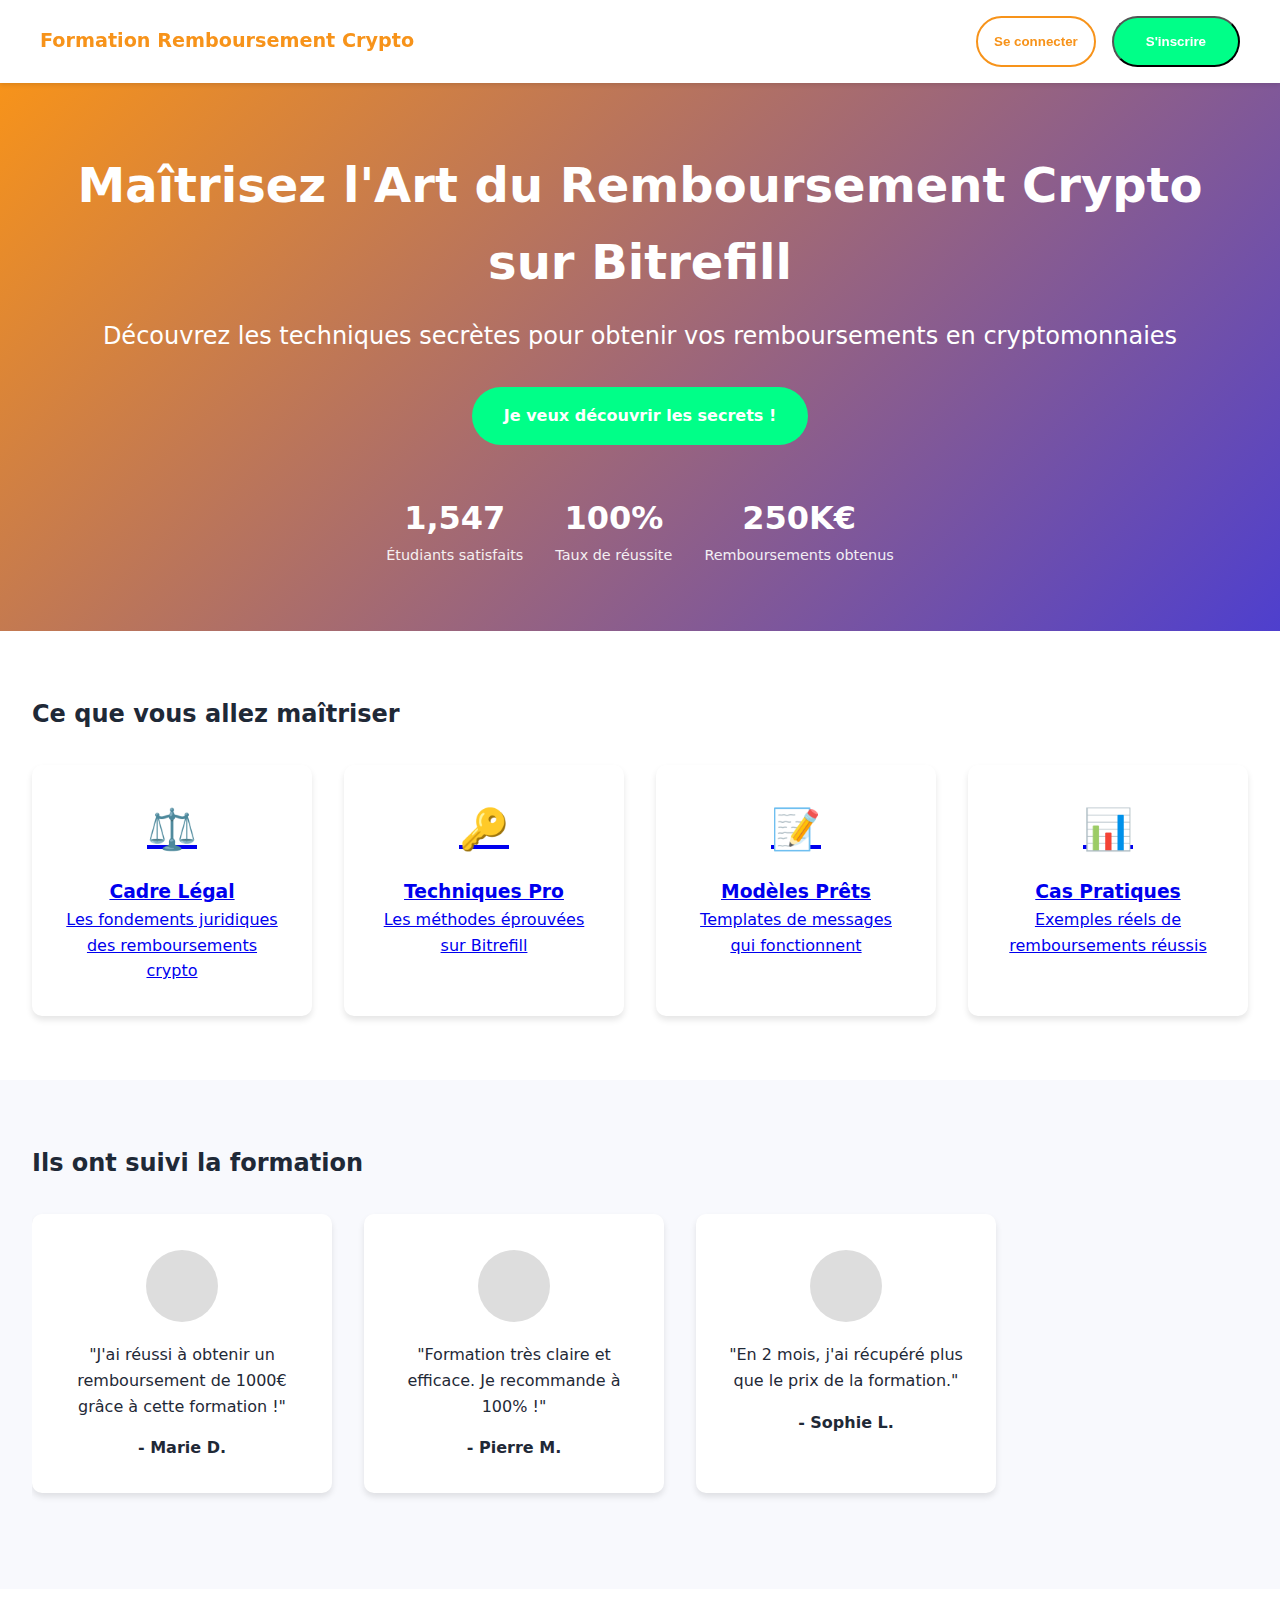
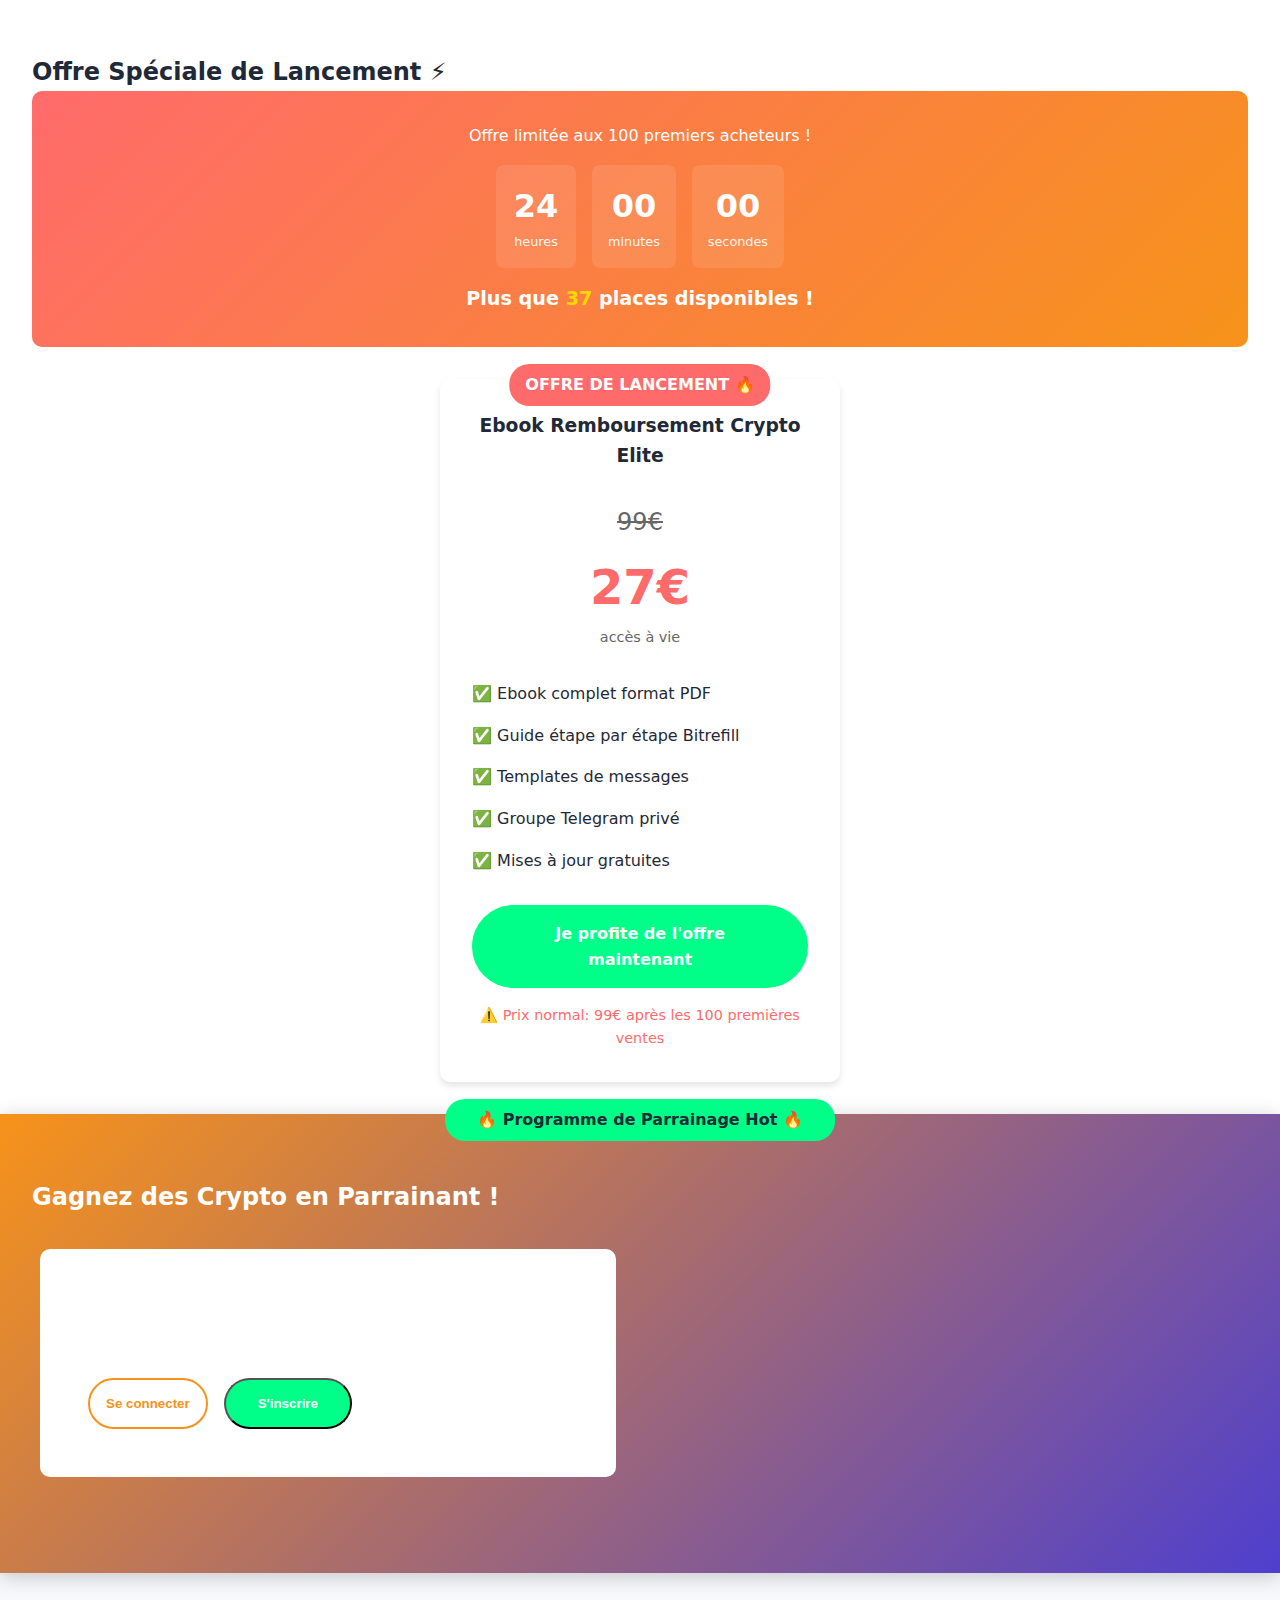
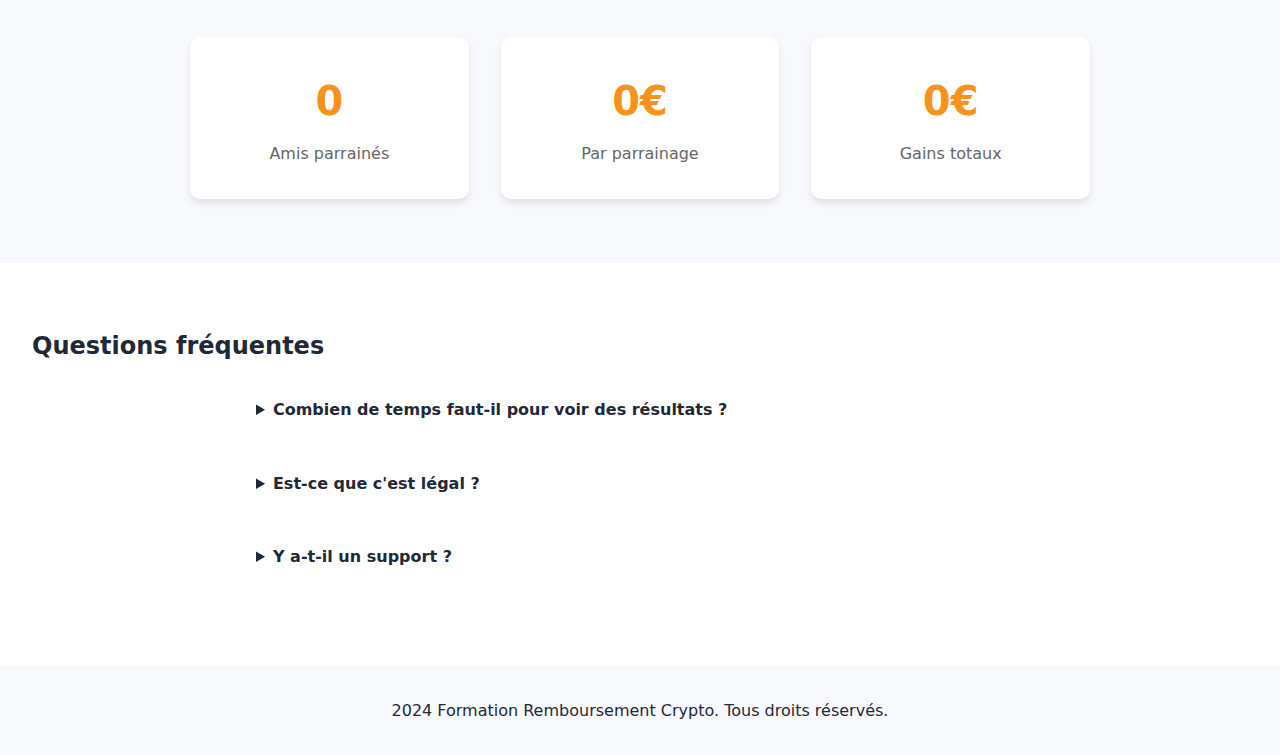
<file: index.html>
<html lang="fr">
<head>
  <meta charset="UTF-8">
  <meta name="viewport" content="width=device-width, initial-scale=1.0">
  <title>Formation Remboursement Crypto - Expert en remboursement Bitrefill</title>
  <link rel="stylesheet" href="style.css">
</head>
<body>
  <nav class="main-nav">
    <div class="nav-container">
      <div class="logo">Formation Remboursement Crypto</div>
      <div class="auth-buttons">
        <button class="btn-secondary" onclick="openModal('loginModal')">Se connecter</button>
        <button class="btn-primary" onclick="openModal('registerModal')">S'inscrire</button>
      </div>
    </div>
  </nav>

  <!-- Modales d'authentification -->
  <div id="loginModal" class="modal">
    <div class="modal-content">
      <span class="close" onclick="closeModal('loginModal')">&times;</span>
      <h2>Connexion</h2>
      <form id="loginForm" onsubmit="return handleLogin(event)">
        <div class="form-group">
          <label for="loginEmail">Email</label>
          <input type="email" id="loginEmail" required>
        </div>
        <div class="form-group">
          <label for="loginPassword">Mot de passe</label>
          <input type="password" id="loginPassword" required>
        </div>
        <button type="submit" class="btn-primary">Se connecter</button>
      </form>
    </div>
  </div>

  <div id="registerModal" class="modal">
    <div class="modal-content">
      <span class="close" onclick="closeModal('registerModal')">&times;</span>
      <h2>Inscription</h2>
      <div class="register-benefits">
        <h3>Pourquoi créer un compte ?</h3>
        <ul>
          <li> Gagnez des avantages en créant un compte</li>
          <li> Suivez vos progrès et vos remboursements</li>
          <li> Recevez des offres exclusives</li>
        </ul>
      </div>
      <form id="registerForm" onsubmit="return handleRegister(event)">
        <div class="form-group">
          <label for="registerName">Nom complet</label>
          <input type="text" id="registerName" required>
        </div>
        <div class="form-group">
          <label for="registerEmail">Email</label>
          <input type="email" id="registerEmail" required>
        </div>
        <div class="form-group">
          <label for="registerPassword">Mot de passe</label>
          <input type="password" id="registerPassword" required>
        </div>
        <button type="submit" class="btn-primary">Créer mon compte</button>
      </form>
    </div>
  </div>

  <header class="hero">
    <div class="hero-content">
      <h1>Maîtrisez l'Art du Remboursement Crypto sur Bitrefill</h1>
      <h2>Découvrez les techniques secrètes pour obtenir vos remboursements en cryptomonnaies</h2>
      <div class="cta-primary">
        <a href="#pricing" class="btn-primary pulse">Je veux découvrir les secrets !</a>
      </div>
    </div>
    <div class="hero-stats">
      <div class="stat">
        <span class="number" id="studentCount">1,547</span>
        <span class="label">Étudiants satisfaits</span>
      </div>
      <div class="stat">
        <span class="number">100%</span>
        <span class="label">Taux de réussite</span>
      </div>
      <div class="stat">
        <span class="number">250K€</span>
        <span class="label">Remboursements obtenus</span>
      </div>
    </div>
  </header>

  <section class="benefits">
    <h2>Ce que vous allez maîtriser</h2>
    <div class="benefits-grid">
      <a href="legal.html" class="benefit-card">
        <div class="crypto-icon">⚖️</div>
        <h3>Cadre Légal</h3>
        <p>Les fondements juridiques des remboursements crypto</p>
      </a>
      <a href="techniques.html" class="benefit-card">
        <div class="crypto-icon">🔑</div>
        <h3>Techniques Pro</h3>
        <p>Les méthodes éprouvées sur Bitrefill</p>
      </a>
      <a href="templates.html" class="benefit-card">
        <div class="crypto-icon">📝</div>
        <h3>Modèles Prêts</h3>
        <p>Templates de messages qui fonctionnent</p>
      </a>
      <a href="cases.html" class="benefit-card">
        <div class="crypto-icon">📊</div>
        <h3>Cas Pratiques</h3>
        <p>Exemples réels de remboursements réussis</p>
      </a>
    </div>
  </section>

  <section class="testimonials">
    <h2>Ils ont suivi la formation</h2>
    <div class="testimonial-carousel" id="testimonialCarousel">
      <div class="testimonial">
        <img src="data:image/svg+xml,<svg xmlns='http://www.w3.org/2000/svg' width='100' height='100'><circle cx='50' cy='50' r='45' fill='%23ddd'/></svg>" alt="Photo témoignage">
        <p>"J'ai réussi à obtenir un remboursement de 1000€ grâce à cette formation !"</p>
        <cite>- Marie D.</cite>
      </div>
      <div class="testimonial">
        <img src="data:image/svg+xml,<svg xmlns='http://www.w3.org/2000/svg' width='100' height='100'><circle cx='50' cy='50' r='45' fill='%23ddd'/></svg>" alt="Photo témoignage">
        <p>"Formation très claire et efficace. Je recommande à 100% !"</p>
        <cite>- Pierre M.</cite>
      </div>
      <div class="testimonial">
        <img src="data:image/svg+xml,<svg xmlns='http://www.w3.org/2000/svg' width='100' height='100'><circle cx='50' cy='50' r='45' fill='%23ddd'/></svg>" alt="Photo témoignage">
        <p>"En 2 mois, j'ai récupéré plus que le prix de la formation."</p>
        <cite>- Sophie L.</cite>
      </div>
    </div>
  </section>

  <section class="pricing" id="pricing">
    <h2>Offre Spéciale de Lancement ⚡</h2>
    <div class="special-offer-banner">
      <div class="countdown-container">
        <p>Offre limitée aux 100 premiers acheteurs !</p>
        <div class="countdown" id="countdown">
          <div class="countdown-item">
            <span id="hours">24</span>
            <label>heures</label>
          </div>
          <div class="countdown-item">
            <span id="minutes">00</span>
            <label>minutes</label>
          </div>
          <div class="countdown-item">
            <span id="seconds">00</span>
            <label>secondes</label>
          </div>
        </div>
        <p class="spots-left">Plus que <span id="spotsLeft">37</span> places disponibles !</p>
      </div>
    </div>
    <div class="pricing-cards">
      <div class="pricing-card">
        <div class="best-value-tag">OFFRE DE LANCEMENT 🔥</div>
        <h3>Ebook Remboursement Crypto Elite</h3>
        <div class="price">
          <div class="original-price">99€</div>
          <span class="amount">27€</span>
          <span class="period">accès à vie</span>
        </div>
        <ul class="features">
          <li>✅ Ebook complet format PDF</li>
          <li>✅ Guide étape par étape Bitrefill</li>
          <li>✅ Templates de messages</li>
          <li>✅ Groupe Telegram privé</li>
          <li>✅ Mises à jour gratuites</li>
        </ul>
        <a href="#" class="btn-primary pulse" onclick="openPurchaseModal()">Je profite de l'offre maintenant</a>
        <p class="urgency-note">⚠️ Prix normal: 99€ après les 100 premières ventes</p>
      </div>
    </div>
  </section>

  <!-- Nouveau modal d'achat -->
  <div id="purchaseModal" class="modal">
    <div class="modal-content">
      <span class="close" onclick="closeModal('purchaseModal')">&times;</span>
      <h2>Choisissez votre option d'achat</h2>
      <div class="purchase-options">
        <div class="purchase-option">
          <h3>Créer un compte</h3>
          <p>Gagnez 15€ à chaque fois qu'un ami achète la formation !</p>
          <button class="btn-primary" onclick="openModal('registerModal'); closeModal('purchaseModal')">
            Créer un compte
          </button>
        </div>
        <div class="purchase-option">
          <h3>Commander en tant qu'invité</h3>
          <p>Accéder directement au paiement sécurisé</p>
          <button class="btn-secondary" onclick="redirectToPayment()">
            Commander maintenant
          </button>
        </div>
      </div>
    </div>
  </div>

  <section class="referral">
    <h2>Gagnez des Crypto en Parrainant !</h2>
    <div class="referral-container" id="referralContainer">
      <div class="referral-info">
        <h3>🚀 Programme de Parrainage Crypto Elite</h3>
        <p>Pour chaque ami qui rejoint la formation :</p>
        <ul class="referral-benefits">
          <li>💎 5€ en Bitcoin instantanément</li>
          <li>🎁 Accès aux sessions de remboursement en direct</li>
          <li>🔥 Bonus exclusifs en crypto</li>
        </ul>
        <p class="referral-bonus">Votre ami reçoit -10% sur sa formation !</p>
      </div>
    </div>
  </section>

  <section class="referral-stats">
    <div class="stats-container">
      <div class="stat-card">
        <div class="stat-number" id="totalReferrals">0</div>
        <div class="stat-label">Amis parrainés</div>
      </div>
      <div class="stat-card">
        <div class="stat-number">0€</div>
        <div class="stat-label">Par parrainage</div>
      </div>
      <div class="stat-card">
        <div class="stat-number" id="totalEarned">0€</div>
        <div class="stat-label">Gains totaux</div>
      </div>
    </div>
  </section>

  <section class="faq">
    <h2>Questions fréquentes</h2>
    <div class="faq-grid">
      <details>
        <summary>Combien de temps faut-il pour voir des résultats ?</summary>
        <p>La plupart de nos étudiants obtiennent leur premier remboursement dans les 2-3 semaines suivant le début de la formation.</p>
      </details>
      <details>
        <summary>Est-ce que c'est légal ?</summary>
        <p>Absolument ! Nous vous apprenons à utiliser vos droits légaux de consommateur de manière éthique et professionnelle.</p>
      </details>
      <details>
        <summary>Y a-t-il un support ?</summary>
        <p>Oui, vous avez accès à notre support par email et à notre groupe privé Telegram pour poser vos questions.</p>
      </details>
    </div>
  </section>

  <footer>
    <p> 2024 Formation Remboursement Crypto. Tous droits réservés.</p>
  </footer>

  <script src="auth.js"></script>
  <script src="script.js"></script>
</body>
</html>
</file>
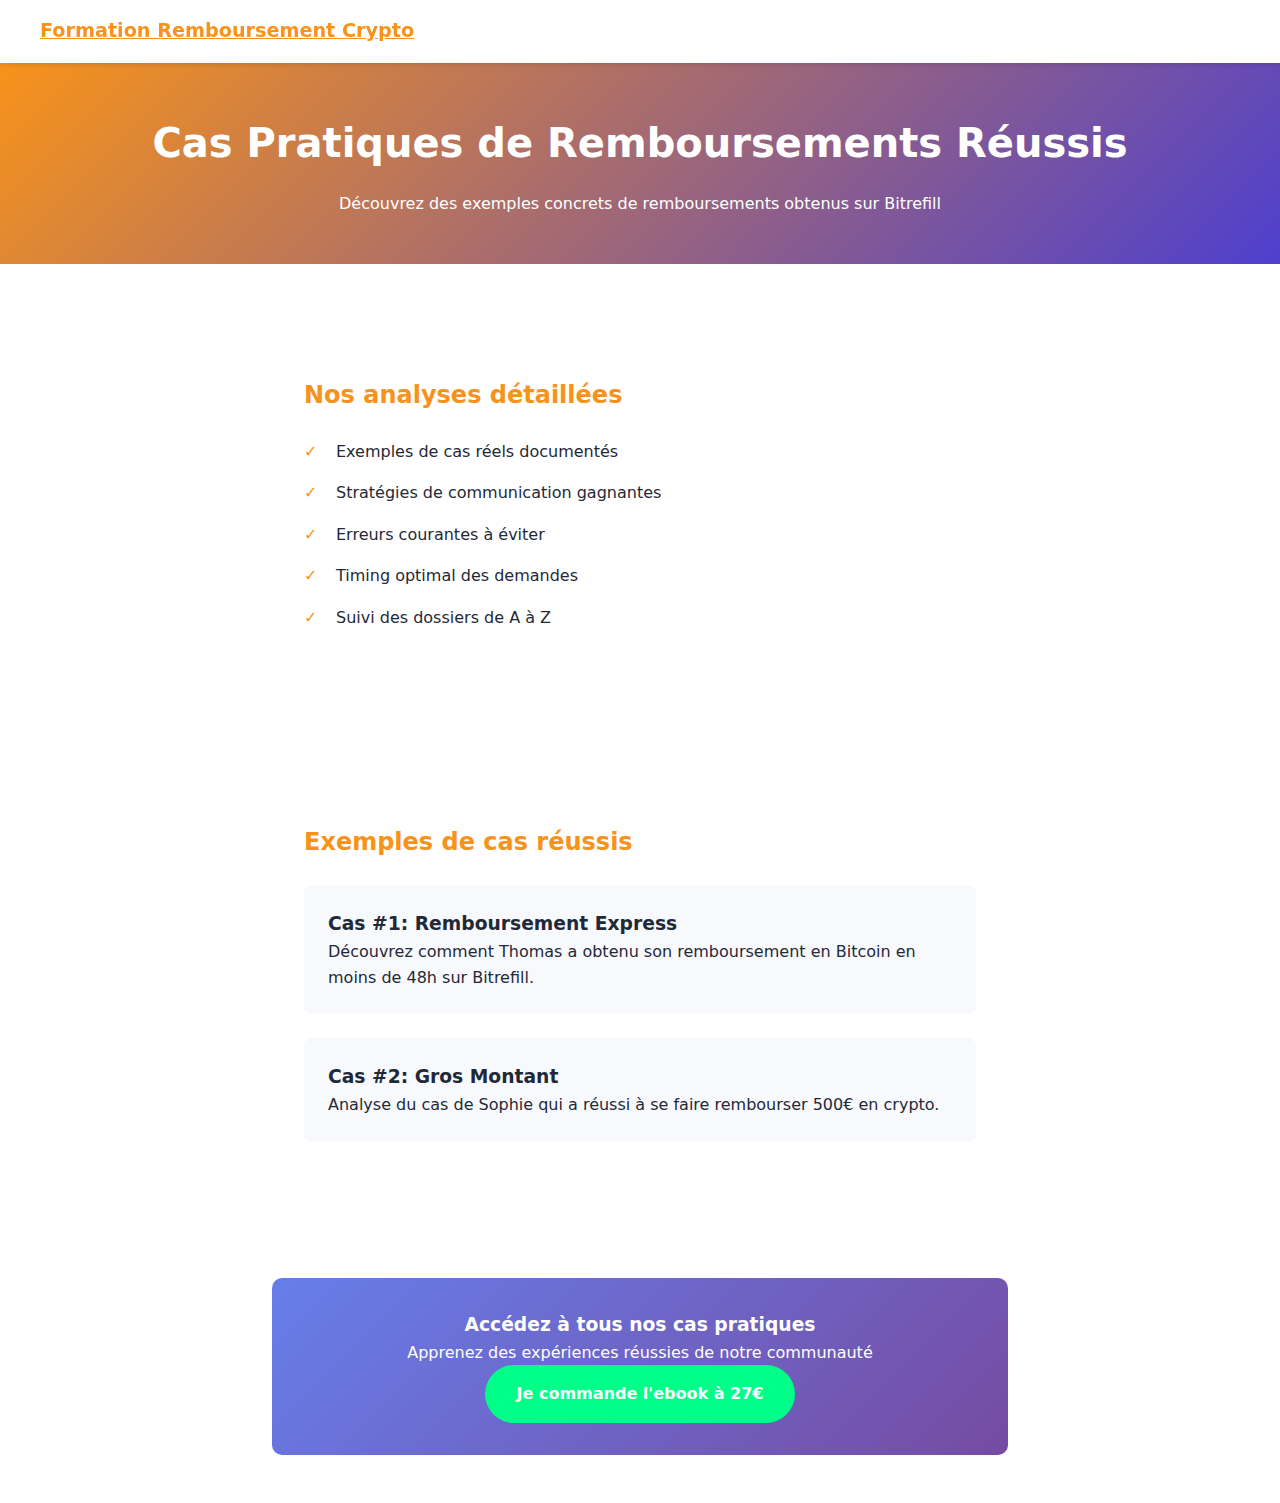
<file: cases.html>
<!DOCTYPE html>
<html lang="fr">
<head>
  <meta charset="UTF-8">
  <meta name="viewport" content="width=device-width, initial-scale=1.0">
  <title>Cas Pratiques - Remboursement Crypto Bitrefill</title>
  <link rel="stylesheet" href="style.css">
</head>
<body>
  <nav class="main-nav">
    <div class="nav-container">
      <a href="index.html" class="logo">Formation Remboursement Crypto</a>
    </div>
  </nav>

  <header class="subpage-hero">
    <h1>Cas Pratiques de Remboursements Réussis</h1>
    <p>Découvrez des exemples concrets de remboursements obtenus sur Bitrefill</p>
  </header>

  <main class="subpage-content">
    <section class="content-section">
      <h2>Nos analyses détaillées</h2>
      <ul class="content-list">
        <li>Exemples de cas réels documentés</li>
        <li>Stratégies de communication gagnantes</li>
        <li>Erreurs courantes à éviter</li>
        <li>Timing optimal des demandes</li>
        <li>Suivi des dossiers de A à Z</li>
      </ul>
    </section>

    <section class="content-section">
      <h2>Exemples de cas réussis</h2>
      <div class="example-box">
        <h3>Cas #1: Remboursement Express</h3>
        <p>Découvrez comment Thomas a obtenu son remboursement en Bitcoin en moins de 48h sur Bitrefill.</p>
      </div>
      <div class="example-box">
        <h3>Cas #2: Gros Montant</h3>
        <p>Analyse du cas de Sophie qui a réussi à se faire rembourser 500€ en crypto.</p>
      </div>
    </section>

    <div class="cta-box">
      <h3>Accédez à tous nos cas pratiques</h3>
      <p>Apprenez des expériences réussies de notre communauté</p>
      <a href="index.html#pricing" class="btn-primary">Je commande l'ebook à 27€</a>
    </div>
  </main>
</body>
</html>
</file>
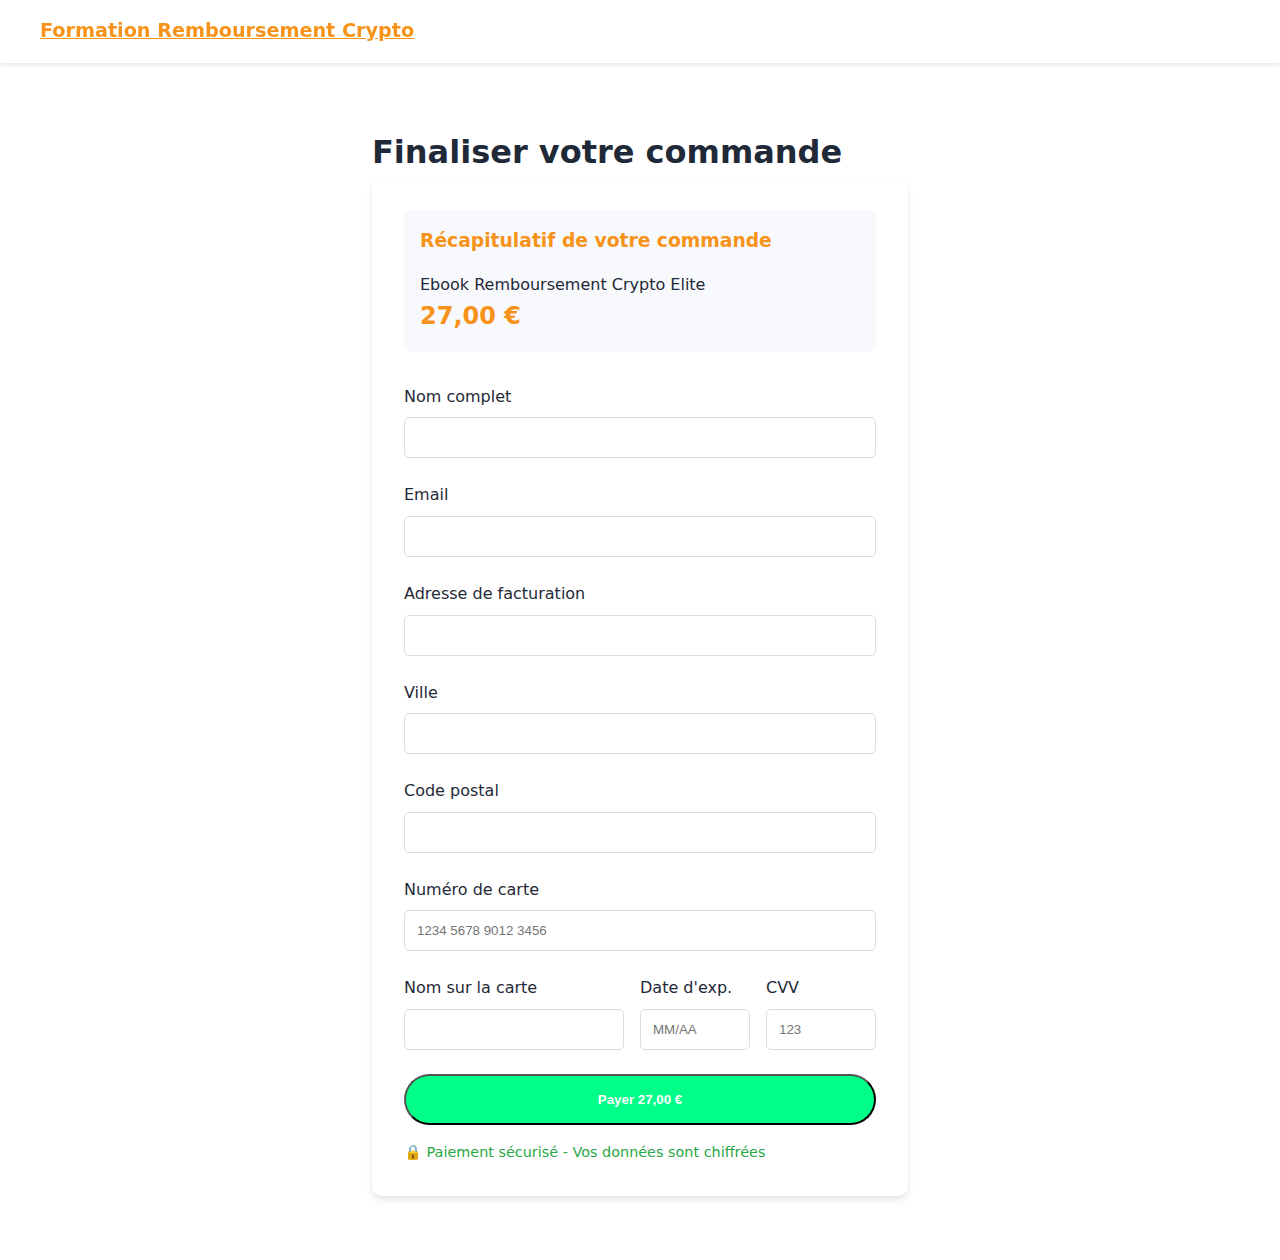
<file: checkout.html>
<!DOCTYPE html>
<html lang="fr">
<head>
  <meta charset="UTF-8">
  <meta name="viewport" content="width=device-width, initial-scale=1.0">
  <title>Paiement Sécurisé - Formation Remboursement Crypto</title>
  <link rel="stylesheet" href="style.css">
  <script src="auth.js" defer></script>
  <script src="script.js" defer></script>
  <style>
    .checkout-container {
      max-width: 600px;
      margin: 2rem auto;
      padding: 2rem;
    }
    
    .payment-form {
      background: white;
      padding: 2rem;
      border-radius: 10px;
      box-shadow: 0 4px 6px rgba(0,0,0,0.1);
    }
    
    .payment-summary {
      background: var(--light-bg);
      padding: 1rem;
      border-radius: 8px;
      margin-bottom: 2rem;
    }
    
    .payment-summary h3 {
      color: var(--primary-color);
      margin-bottom: 1rem;
    }
    
    .form-row {
      margin-bottom: 1.5rem;
    }
    
    .form-row label {
      display: block;
      margin-bottom: 0.5rem;
      font-weight: 500;
    }
    
    .form-row input {
      width: 100%;
      padding: 0.75rem;
      border: 1px solid #ddd;
      border-radius: 5px;
    }
    
    .card-row {
      display: grid;
      grid-template-columns: 2fr 1fr 1fr;
      gap: 1rem;
    }
    
    .secure-badge {
      display: flex;
      align-items: center;
      gap: 0.5rem;
      color: #28a745;
      font-size: 0.9rem;
      margin-top: 1rem;
    }
    
    .total-price {
      font-size: 1.5rem;
      font-weight: bold;
      color: var(--primary-color);
    }
  </style>
</head>
<body>
  <nav class="main-nav">
    <div class="nav-container">
      <a href="index.html" class="logo">Formation Remboursement Crypto</a>
    </div>
  </nav>

  <main class="checkout-container">
    <h1>Finaliser votre commande</h1>
    
    <form class="payment-form" id="paymentForm">
      <div class="payment-summary">
        <h3>Récapitulatif de votre commande</h3>
        <p>Ebook Remboursement Crypto Elite</p>
        <p class="total-price">27,00 €</p>
      </div>
      
      <div class="form-row">
        <label for="name">Nom complet</label>
        <input type="text" id="name" required>
      </div>
      
      <div class="form-row">
        <label for="email">Email</label>
        <input type="email" id="email" required>
      </div>
      
      <div class="form-row">
        <label for="address">Adresse de facturation</label>
        <input type="text" id="address" required>
      </div>
      
      <div class="form-row">
        <label for="city">Ville</label>
        <input type="text" id="city" required>
      </div>
      
      <div class="form-row">
        <label for="postal">Code postal</label>
        <input type="text" id="postal" required>
      </div>
      
      <div class="form-row">
        <label for="card">Numéro de carte</label>
        <input type="text" id="card" placeholder="1234 5678 9012 3456" required>
      </div>
      
      <div class="form-row card-row">
        <div>
          <label for="cardName">Nom sur la carte</label>
          <input type="text" id="cardName" required>
        </div>
        <div>
          <label for="expiry">Date d'exp.</label>
          <input type="text" id="expiry" placeholder="MM/AA" required>
        </div>
        <div>
          <label for="cvv">CVV</label>
          <input type="text" id="cvv" placeholder="123" required>
        </div>
      </div>
      
      <button type="submit" class="btn-primary" style="width: 100%;">
        Payer 27,00 €
      </button>
      
      <div class="secure-badge">
        🔒 Paiement sécurisé - Vos données sont chiffrées
      </div>
    </form>
  </main>

  <script>
    document.getElementById('paymentForm').addEventListener('submit', function(e) {
      e.preventDefault();
      // Simulation de paiement réussi
      alert('Paiement effectué avec succès ! Vous allez recevoir un email avec votre ebook.');
      window.location.href = './index.html';
    });
  </script>
</body>
</html>
</file>
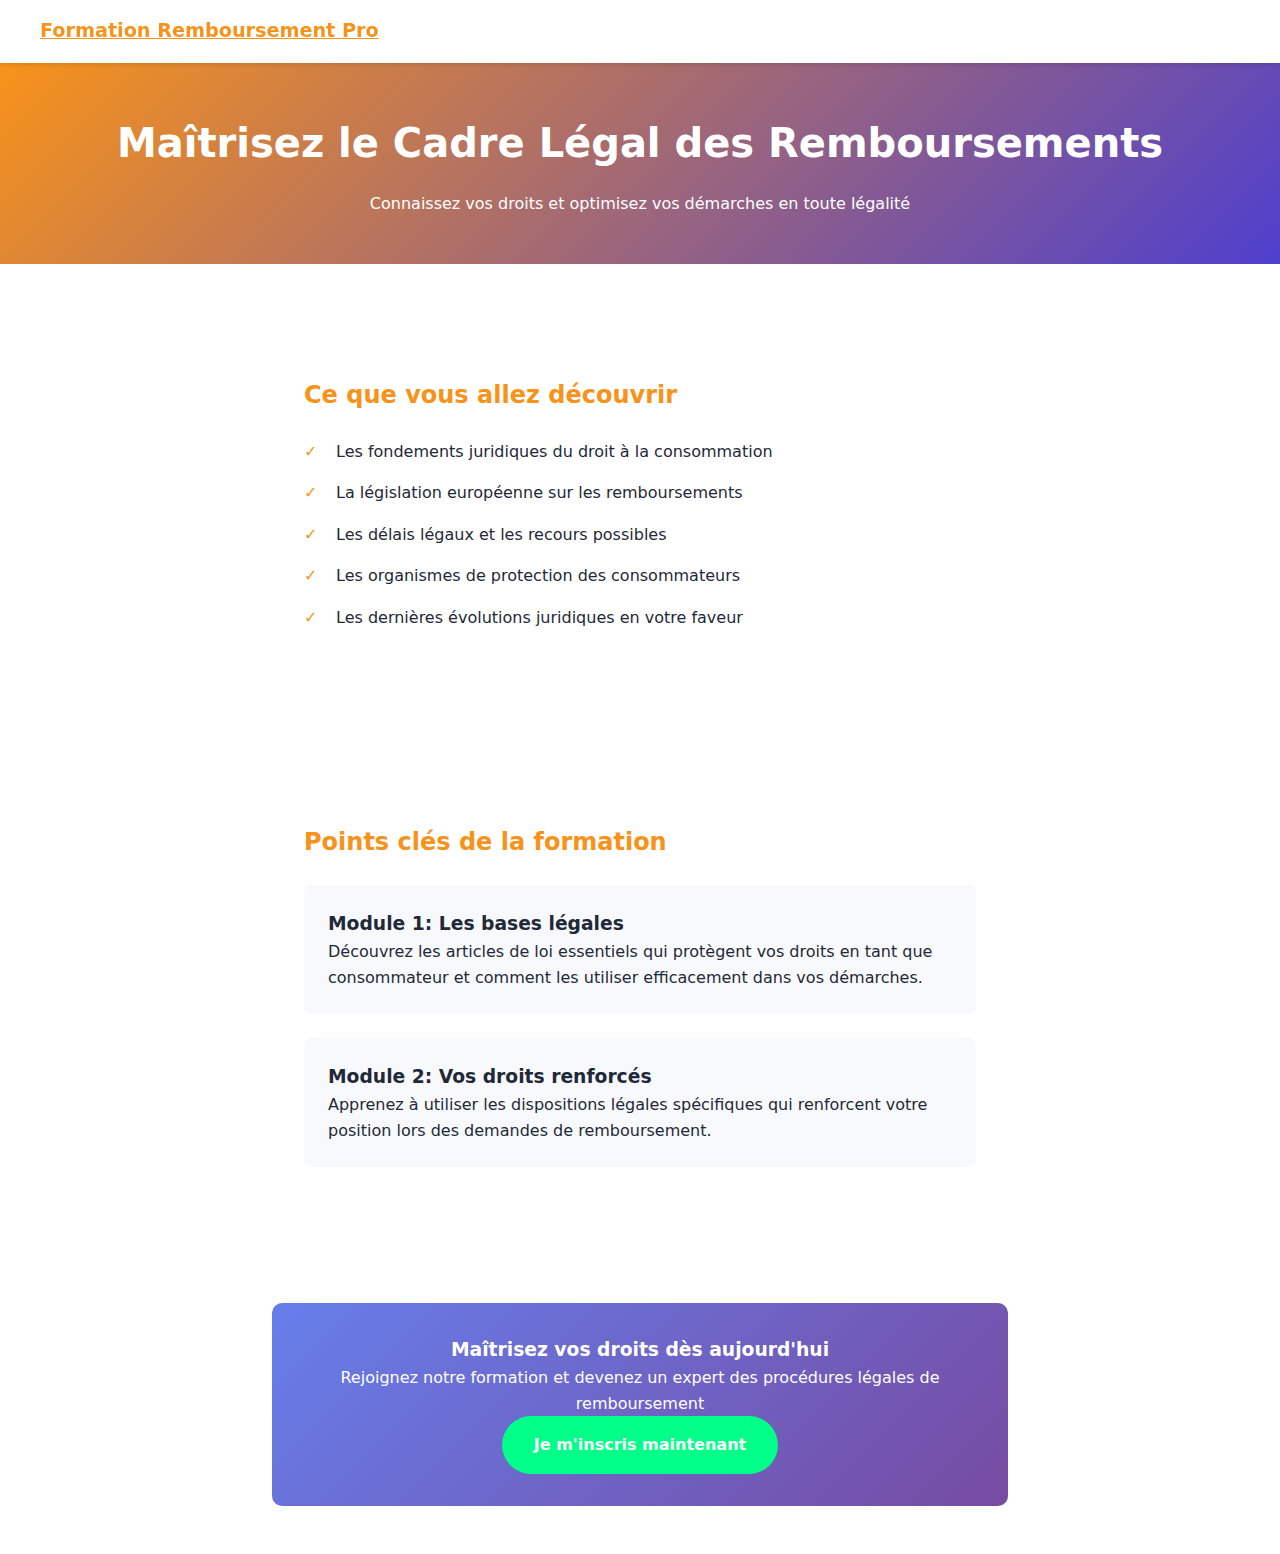
<file: legal.html>
<!DOCTYPE html>
<html lang="fr">
<head>
  <meta charset="UTF-8">
  <meta name="viewport" content="width=device-width, initial-scale=1.0">
  <title>Cadre Légal - Formation Remboursement Pro</title>
  <link rel="stylesheet" href="style.css">
</head>
<body>
  <nav class="main-nav">
    <div class="nav-container">
      <a href="index.html" class="logo">Formation Remboursement Pro</a>
    </div>
  </nav>

  <header class="subpage-hero">
    <h1>Maîtrisez le Cadre Légal des Remboursements</h1>
    <p>Connaissez vos droits et optimisez vos démarches en toute légalité</p>
  </header>

  <main class="subpage-content">
    <section class="content-section">
      <h2>Ce que vous allez découvrir</h2>
      <ul class="content-list">
        <li>Les fondements juridiques du droit à la consommation</li>
        <li>La législation européenne sur les remboursements</li>
        <li>Les délais légaux et les recours possibles</li>
        <li>Les organismes de protection des consommateurs</li>
        <li>Les dernières évolutions juridiques en votre faveur</li>
      </ul>
    </section>

    <section class="content-section">
      <h2>Points clés de la formation</h2>
      <div class="example-box">
        <h3>Module 1: Les bases légales</h3>
        <p>Découvrez les articles de loi essentiels qui protègent vos droits en tant que consommateur et comment les utiliser efficacement dans vos démarches.</p>
      </div>
      <div class="example-box">
        <h3>Module 2: Vos droits renforcés</h3>
        <p>Apprenez à utiliser les dispositions légales spécifiques qui renforcent votre position lors des demandes de remboursement.</p>
      </div>
    </section>

    <div class="cta-box">
      <h3>Maîtrisez vos droits dès aujourd'hui</h3>
      <p>Rejoignez notre formation et devenez un expert des procédures légales de remboursement</p>
      <a href="index.html#pricing" class="btn-primary">Je m'inscris maintenant</a>
    </div>
  </main>
</body>
</html>
</file>
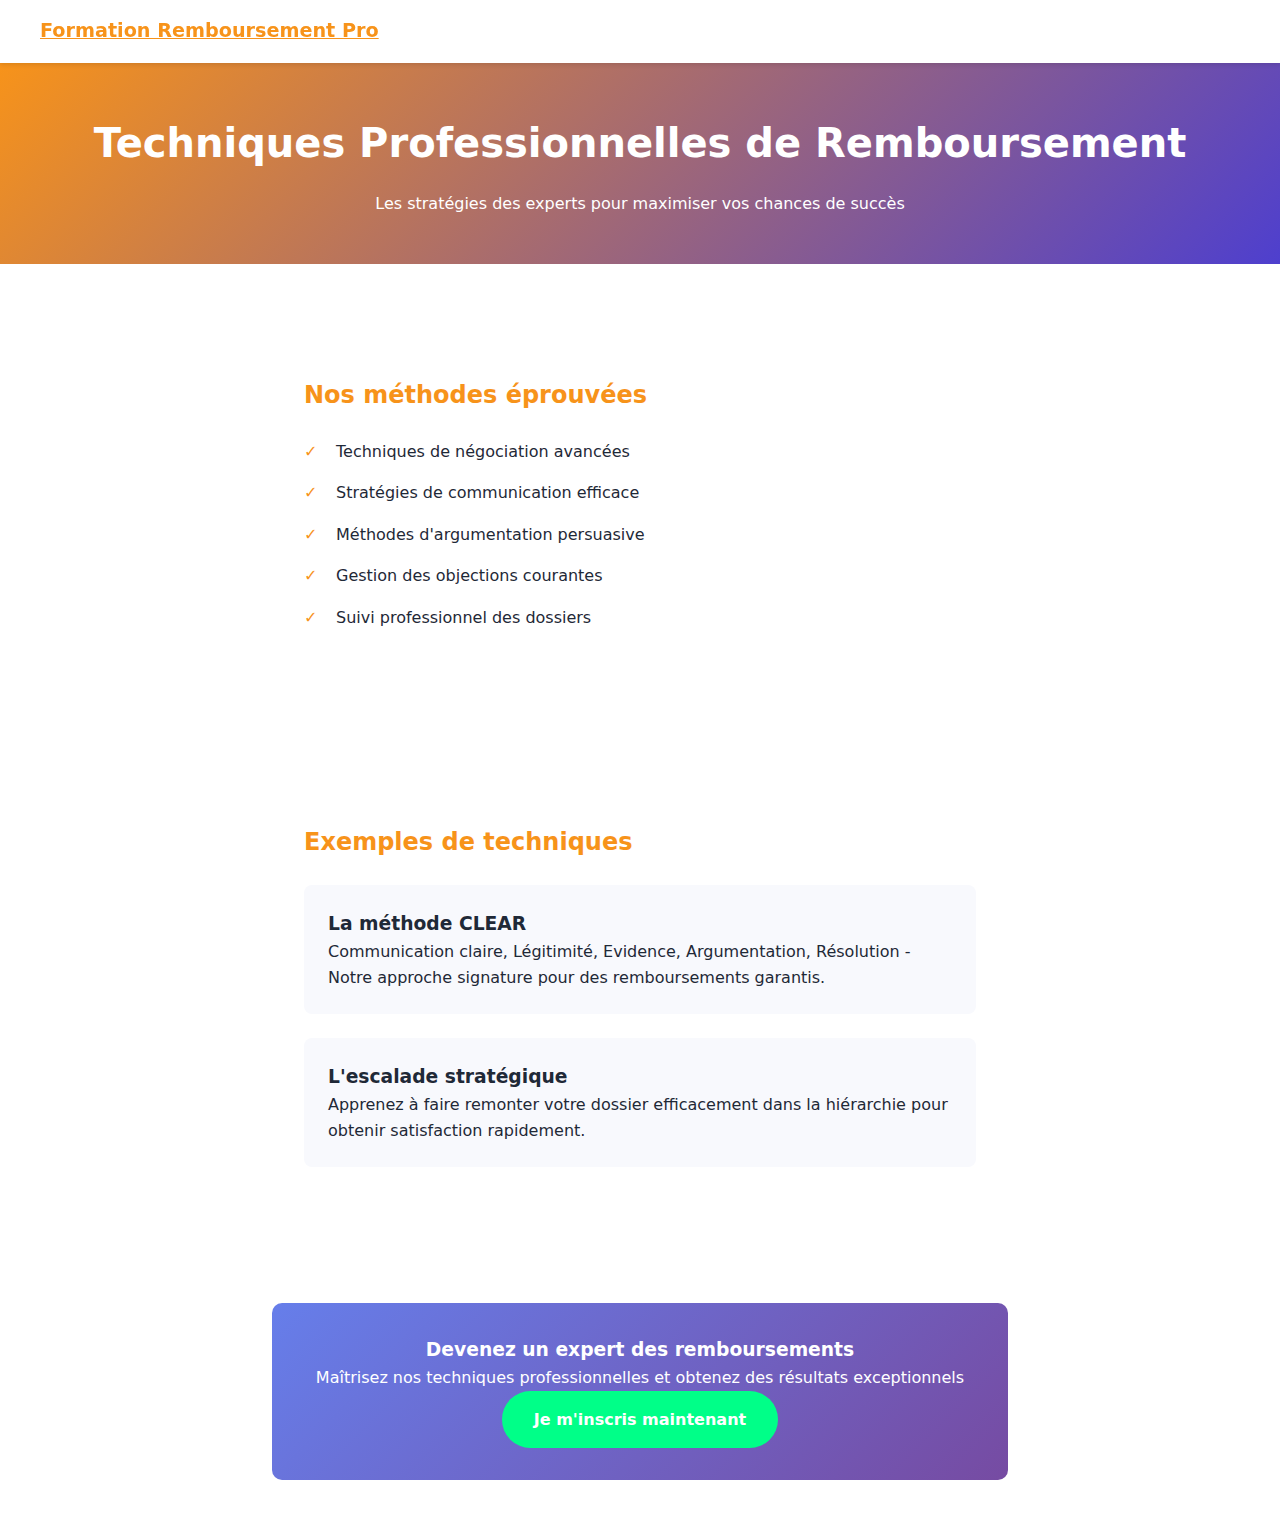
<file: techniques.html>
<!DOCTYPE html>
<html lang="fr">
<head>
  <meta charset="UTF-8">
  <meta name="viewport" content="width=device-width, initial-scale=1.0">
  <title>Techniques Pro - Formation Remboursement Pro</title>
  <link rel="stylesheet" href="style.css">
</head>
<body>
  <nav class="main-nav">
    <div class="nav-container">
      <a href="index.html" class="logo">Formation Remboursement Pro</a>
    </div>
  </nav>

  <header class="subpage-hero">
    <h1>Techniques Professionnelles de Remboursement</h1>
    <p>Les stratégies des experts pour maximiser vos chances de succès</p>
  </header>

  <main class="subpage-content">
    <section class="content-section">
      <h2>Nos méthodes éprouvées</h2>
      <ul class="content-list">
        <li>Techniques de négociation avancées</li>
        <li>Stratégies de communication efficace</li>
        <li>Méthodes d'argumentation persuasive</li>
        <li>Gestion des objections courantes</li>
        <li>Suivi professionnel des dossiers</li>
      </ul>
    </section>

    <section class="content-section">
      <h2>Exemples de techniques</h2>
      <div class="example-box">
        <h3>La méthode CLEAR</h3>
        <p>Communication claire, Légitimité, Evidence, Argumentation, Résolution - Notre approche signature pour des remboursements garantis.</p>
      </div>
      <div class="example-box">
        <h3>L'escalade stratégique</h3>
        <p>Apprenez à faire remonter votre dossier efficacement dans la hiérarchie pour obtenir satisfaction rapidement.</p>
      </div>
    </section>

    <div class="cta-box">
      <h3>Devenez un expert des remboursements</h3>
      <p>Maîtrisez nos techniques professionnelles et obtenez des résultats exceptionnels</p>
      <a href="index.html#pricing" class="btn-primary">Je m'inscris maintenant</a>
    </div>
  </main>
</body>
</html>
</file>
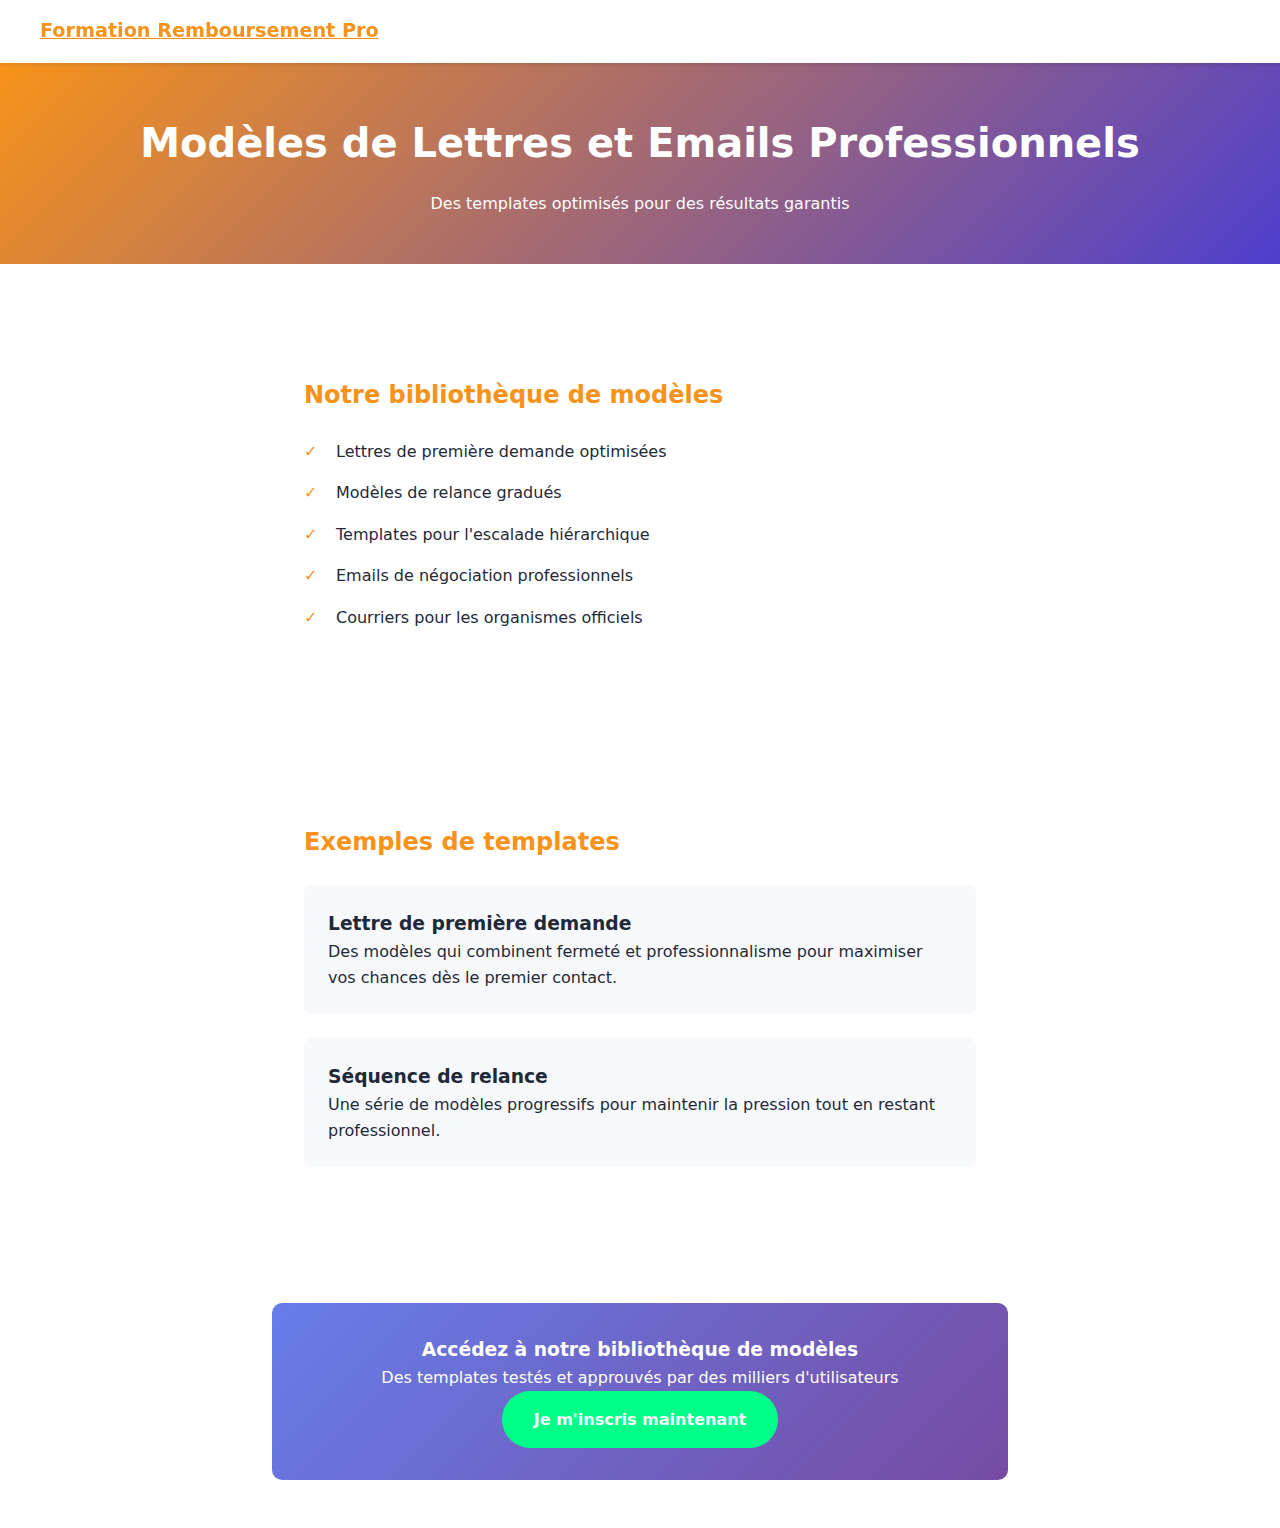
<file: templates.html>
<!DOCTYPE html>
<html lang="fr">
<head>
  <meta charset="UTF-8">
  <meta name="viewport" content="width=device-width, initial-scale=1.0">
  <title>Modèles Prêts - Formation Remboursement Pro</title>
  <link rel="stylesheet" href="style.css">
</head>
<body>
  <nav class="main-nav">
    <div class="nav-container">
      <a href="index.html" class="logo">Formation Remboursement Pro</a>
    </div>
  </nav>

  <header class="subpage-hero">
    <h1>Modèles de Lettres et Emails Professionnels</h1>
    <p>Des templates optimisés pour des résultats garantis</p>
  </header>

  <main class="subpage-content">
    <section class="content-section">
      <h2>Notre bibliothèque de modèles</h2>
      <ul class="content-list">
        <li>Lettres de première demande optimisées</li>
        <li>Modèles de relance gradués</li>
        <li>Templates pour l'escalade hiérarchique</li>
        <li>Emails de négociation professionnels</li>
        <li>Courriers pour les organismes officiels</li>
      </ul>
    </section>

    <section class="content-section">
      <h2>Exemples de templates</h2>
      <div class="example-box">
        <h3>Lettre de première demande</h3>
        <p>Des modèles qui combinent fermeté et professionnalisme pour maximiser vos chances dès le premier contact.</p>
      </div>
      <div class="example-box">
        <h3>Séquence de relance</h3>
        <p>Une série de modèles progressifs pour maintenir la pression tout en restant professionnel.</p>
      </div>
    </section>

    <div class="cta-box">
      <h3>Accédez à notre bibliothèque de modèles</h3>
      <p>Des templates testés et approuvés par des milliers d'utilisateurs</p>
      <a href="index.html#pricing" class="btn-primary">Je m'inscris maintenant</a>
    </div>
  </main>
</body>
</html>
</file>
<file: style.css>
:root {
    --primary-color: #f7931a; /* Bitcoin orange */
    --secondary-color: #4e3fce; /* Crypto purple */
    --text-color: #1f2937;
    --light-bg: #f8f9fd;
    --accent-color: #00ff88; /* Crypto green */
  }
  
  * {
    margin: 0;
    padding: 0;
    box-sizing: border-box;
  }
  
  body {
    font-family: system-ui, -apple-system, BlinkMacSystemFont, 'Segoe UI', Roboto, sans-serif;
    line-height: 1.6;
    color: var(--text-color);
  }
  
  .hero {
    background: linear-gradient(135deg, var(--primary-color), var(--secondary-color));
    color: white;
    padding: 4rem 2rem;
    text-align: center;
  }
  
  .hero-content h1 {
    font-size: 3rem;
    margin-bottom: 1rem;
  }
  
  .hero-content h2 {
    font-size: 1.5rem;
    font-weight: 400;
    margin-bottom: 2rem;
  }
  
  .hero-stats {
    display: flex;
    justify-content: center;
    gap: 2rem;
    margin-top: 3rem;
  }
  
  .stat {
    display: flex;
    flex-direction: column;
    align-items: center;
  }
  
  .stat .number {
    font-size: 2rem;
    font-weight: bold;
  }
  
  .stat .label {
    font-size: 0.9rem;
    opacity: 0.9;
  }
  
  .btn-primary {
    display: inline-block;
    background: var(--accent-color);
    color: white;
    padding: 1rem 2rem;
    border-radius: 50px;
    text-decoration: none;
    font-weight: 600;
    transition: transform 0.2s;
  }
  
  .btn-primary:hover {
    transform: translateY(-2px);
  }
  
  .pulse {
    animation: pulse 2s infinite;
  }
  
  @keyframes pulse {
    0% {
      box-shadow: 0 0 0 0 rgba(34, 197, 94, 0.4);
    }
    70% {
      box-shadow: 0 0 0 10px rgba(34, 197, 94, 0);
    }
    100% {
      box-shadow: 0 0 0 0 rgba(34, 197, 94, 0);
    }
  }
  
  section {
    padding: 4rem 2rem;
  }
  
  .benefits-grid {
    display: grid;
    grid-template-columns: repeat(auto-fit, minmax(250px, 1fr));
    gap: 2rem;
    margin-top: 2rem;
  }
  
  .benefit-card {
    background: white;
    padding: 2rem;
    border-radius: 10px;
    box-shadow: 0 4px 6px rgba(0, 0, 0, 0.1);
    text-align: center;
  }
  
  .benefit-card .icon {
    font-size: 2.5rem;
    margin-bottom: 1rem;
  }
  
  .testimonials {
    background: var(--light-bg);
  }
  
  .testimonial-carousel {
    display: flex;
    overflow-x: auto;
    scroll-snap-type: x mandatory;
    gap: 2rem;
    padding: 2rem 0;
  }
  
  .testimonial {
    flex: 0 0 300px;
    scroll-snap-align: center;
    background: white;
    padding: 2rem;
    border-radius: 10px;
    box-shadow: 0 4px 6px rgba(0, 0, 0, 0.1);
    text-align: center;
  }
  
  .testimonial img {
    width: 80px;
    height: 80px;
    border-radius: 50%;
    margin-bottom: 1rem;
  }
  
  .testimonial cite {
    display: block;
    margin-top: 1rem;
    font-style: normal;
    font-weight: 600;
  }
  
  .pricing-cards {
    max-width: 400px;
    margin: 0 auto;
  }
  
  .pricing-card {
    background: white;
    padding: 2rem;
    border-radius: 10px;
    box-shadow: 0 4px 6px rgba(0, 0, 0, 0.1);
    text-align: center;
    position: relative;
    padding-top: 2rem;
  }
  
  .price {
    margin: 2rem 0;
  }
  
  .price .amount {
    font-size: 3rem;
    font-weight: bold;
    color: #ff6b6b;
    animation: pulsePricing 2s infinite;
  }
  
  .price .period {
    display: block;
    font-size: 0.9rem;
    color: #666;
  }
  
  @keyframes pulsePricing {
    0% {
      transform: scale(1);
    }
    50% {
      transform: scale(1.05);
    }
    100% {
      transform: scale(1);
    }
  }
  
  .features {
    list-style: none;
    margin: 2rem 0;
    text-align: left;
  }
  
  .features li {
    margin: 1rem 0;
  }
  
  .guarantee {
    background: #f0fdf4;
    padding: 1rem;
    border-radius: 5px;
    margin: 2rem 0;
  }
  
  .faq-grid {
    max-width: 800px;
    margin: 0 auto;
  }
  
  details {
    background: white;
    padding: 1rem;
    border-radius: 5px;
    margin: 1rem 0;
  }
  
  summary {
    font-weight: 600;
    cursor: pointer;
  }
  
  details p {
    margin-top: 1rem;
    padding-left: 1rem;
  }
  
  footer {
    text-align: center;
    padding: 2rem;
    background: var(--light-bg);
  }
  
  .referral {
    background: linear-gradient(135deg, var(--primary-color), var(--secondary-color));
    color: white;
    padding: 4rem 2rem;
    margin-top: -2rem; 
    position: relative;
    z-index: 2;
    box-shadow: 0 4px 20px rgba(0,0,0,0.2);
  }
  
  .referral::before {
    content: "🔥 Programme de Parrainage Hot 🔥";
    position: absolute;
    top: -15px;
    left: 50%;
    transform: translateX(-50%);
    background: var(--accent-color);
    padding: 0.5rem 2rem;
    border-radius: 20px;
    font-weight: bold;
    color: var(--text-color);
  }
  
  .referral-container {
    max-width: 1200px;
    margin: 0 auto;
    display: grid;
    grid-template-columns: 1fr 1fr;
    gap: 3rem;
    align-items: center;
  }
  
  .referral-benefits {
    list-style: none;
    margin: 2rem 0;
  }
  
  .referral-benefits li {
    margin: 1rem 0;
    font-size: 1.2rem;
  }
  
  .referral-bonus {
    font-size: 1.25rem;
    font-weight: 600;
    margin-top: 2rem;
    padding: 1rem;
    background: rgba(255, 255, 255, 0.1);
    border-radius: 8px;
  }
  
  .referral-code-container {
    background: white;
    padding: 2rem;
    border-radius: 10px;
    text-align: center;
    color: var(--text-color);
  }
  
  .code-display {
    display: flex;
    align-items: center;
    justify-content: center;
    gap: 1rem;
    margin: 1rem 0;
  }
  
  .code-display span {
    font-size: 2rem;
    font-weight: 700;
    letter-spacing: 2px;
    color: var(--primary-color);
  }
  
  .copy-btn {
    background: var(--primary-color);
    color: white;
    border: none;
    padding: 0.5rem 1rem;
    border-radius: 5px;
    cursor: pointer;
    transition: all 0.3s ease;
  }
  
  .copy-btn:hover {
    background: var(--secondary-color);
  }
  
  .share-buttons {
    display: flex;
    flex-direction: column;
    gap: 1rem;
    margin-top: 2rem;
  }
  
  .share-btn {
    display: flex;
    align-items: center;
    justify-content: center;
    padding: 1rem;
    border: none;
    border-radius: 8px;
    cursor: pointer;
    font-weight: 600;
    transition: transform 0.2s;
  }
  
  .share-btn:hover {
    transform: translateY(-2px);
  }
  
  .whatsapp {
    background: #25D366;
    color: white;
  }
  
  .email {
    background: #EA4335;
    color: white;
  }
  
  .referral-stats {
    padding: 4rem 2rem;
    background: var(--light-bg);
  }
  
  .stats-container {
    max-width: 900px;
    margin: 0 auto;
    display: grid;
    grid-template-columns: repeat(3, 1fr);
    gap: 2rem;
  }
  
  .stat-card {
    background: white;
    padding: 2rem;
    border-radius: 10px;
    text-align: center;
    box-shadow: 0 4px 6px rgba(0, 0, 0, 0.1);
  }
  
  .stat-number {
    font-size: 2.5rem;
    font-weight: 700;
    color: var(--primary-color);
    margin-bottom: 0.5rem;
  }
  
  .stat-label {
    color: #666;
  }
  
  .main-nav {
    background: white;
    box-shadow: 0 2px 4px rgba(0,0,0,0.1);
    padding: 1rem 2rem;
    position: sticky;
    top: 0;
    z-index: 1000;
  }
  
  .nav-container {
    max-width: 1200px;
    margin: 0 auto;
    display: flex;
    justify-content: space-between;
    align-items: center;
  }
  
  .logo {
    font-weight: 600;
    font-size: 1.2rem;
    color: var(--primary-color);
  }
  
  .auth-buttons {
    display: flex;
    gap: 1rem;
  }
  
  .btn-secondary {
    background: transparent;
    border: 2px solid var(--primary-color);
    color: var(--primary-color);
    padding: 0.5rem 1rem;
    border-radius: 50px;
    cursor: pointer;
    font-weight: 600;
    transition: all 0.2s;
  }
  
  .btn-secondary:hover {
    background: var(--primary-color);
    color: white;
  }
  
  .modal {
    display: none;
    position: fixed;
    top: 0;
    left: 0;
    width: 100%;
    height: 100%;
    background: rgba(0,0,0,0.5);
    z-index: 1001;
  }
  
  .modal-content {
    position: relative;
    background: white;
    margin: 5% auto;
    padding: 2rem;
    width: 90%;
    max-width: 500px;
    border-radius: 10px;
  }
  
  .close {
    position: absolute;
    right: 1rem;
    top: 1rem;
    font-size: 1.5rem;
    cursor: pointer;
  }
  
  .form-group {
    margin-bottom: 1rem;
  }
  
  .form-group label {
    display: block;
    margin-bottom: 0.5rem;
    font-weight: 500;
  }
  
  .form-group input {
    width: 100%;
    padding: 0.75rem;
    border: 1px solid #ddd;
    border-radius: 5px;
  }
  
  .register-benefits {
    background: var(--light-bg);
    padding: 1rem;
    border-radius: 8px;
    margin-bottom: 1.5rem;
  }
  
  .register-benefits h3 {
    color: var(--primary-color);
    margin-bottom: 0.5rem;
  }
  
  .register-benefits ul {
    list-style: none;
  }
  
  .register-benefits li {
    margin: 0.5rem 0;
  }
  
  .user-profile {
    display: flex;
    align-items: center;
    gap: 1rem;
  }
  
  .user-avatar {
    width: 40px;
    height: 40px;
    border-radius: 50%;
    background: var(--light-bg);
    display: flex;
    align-items: center;
    justify-content: center;
    font-weight: 600;
  }
  
  .referral-login-prompt {
    text-align: center;
    padding: 3rem;
    background: white;
    border-radius: 10px;
    margin: 2rem auto;
    max-width: 600px;
  }
  
  .subpage-content {
    max-width: 800px;
    margin: 2rem auto;
    padding: 0 2rem;
  }
  
  .subpage-hero {
    background: linear-gradient(135deg, var(--primary-color), var(--secondary-color));
    color: white;
    padding: 3rem 2rem;
    text-align: center;
  }
  
  .subpage-hero h1 {
    font-size: 2.5rem;
    margin-bottom: 1rem;
  }
  
  .content-section {
    margin: 3rem 0;
  }
  
  .content-section h2 {
    color: var(--primary-color);
    margin-bottom: 1.5rem;
  }
  
  .content-list {
    list-style: none;
  }
  
  .content-list li {
    margin: 1rem 0;
    padding-left: 2rem;
    position: relative;
  }
  
  .content-list li:before {
    content: "✓";
    color: var(--primary-color);
    position: absolute;
    left: 0;
  }
  
  .example-box {
    background: var(--light-bg);
    padding: 1.5rem;
    border-radius: 8px;
    margin: 1.5rem 0;
  }
  
  .cta-box {
    background: linear-gradient(135deg, #667eea, #764ba2);
    color: white;
    padding: 2rem;
    border-radius: 10px;
    text-align: center;
    margin: 3rem 0;
  }
  
  .crypto-icon {
    font-size: 2.5rem;
    margin-bottom: 1rem;
    color: var(--primary-color);
  }
  
  .special-offer-banner {
    background: linear-gradient(135deg, #ff6b6b, #f7931a);
    padding: 2rem;
    border-radius: 10px;
    margin-bottom: 2rem;
    color: white;
    text-align: center;
  }
  
  .countdown-container {
    max-width: 500px;
    margin: 0 auto;
  }
  
  .countdown {
    display: flex;
    justify-content: center;
    gap: 1rem;
    margin: 1rem 0;
  }
  
  .countdown-item {
    background: rgba(255, 255, 255, 0.1);
    padding: 1rem;
    border-radius: 8px;
    min-width: 80px;
  }
  
  .countdown-item span {
    font-size: 2rem;
    font-weight: bold;
    display: block;
  }
  
  .countdown-item label {
    font-size: 0.8rem;
    opacity: 0.9;
  }
  
  .spots-left {
    font-size: 1.2rem;
    font-weight: bold;
    margin-top: 1rem;
  }
  
  .spots-left span {
    color: #ffd700;
  }
  
  .best-value-tag {
    background: #ff6b6b;
    color: white;
    padding: 0.5rem 1rem;
    border-radius: 20px;
    position: absolute;
    top: -15px;
    left: 50%;
    transform: translateX(-50%);
    font-weight: bold;
    white-space: nowrap;
  }
  
  .original-price {
    text-decoration: line-through;
    color: #666;
    font-size: 1.5rem;
    margin-bottom: 0.5rem;
  }
  
  .bonus-alert {
    background: rgba(247, 147, 26, 0.1);
    border: 2px solid var(--primary-color);
    padding: 1rem;
    border-radius: 8px;
    margin: 1rem 0;
  }
  
  .bonus-tag {
    background: var(--primary-color);
    color: white;
    padding: 0.25rem 0.5rem;
    border-radius: 4px;
    font-size: 0.8rem;
    font-weight: bold;
  }
  
  .urgency-note {
    margin-top: 1rem;
    color: #ff6b6b;
    font-size: 0.9rem;
  }
  
  .purchase-options {
    display: grid;
    grid-template-columns: 1fr 1fr;
    gap: 2rem;
    margin-top: 2rem;
  }
  
  .purchase-option {
    padding: 2rem;
    border-radius: 10px;
    background: var(--light-bg);
    text-align: center;
  }
  
  .purchase-option h3 {
    color: var(--primary-color);
    margin-bottom: 1rem;
  }
  
  .purchase-option p {
    margin-bottom: 1.5rem;
    min-height: 3em;
  }
  
  .purchase-option button {
    width: 100%;
  }
  
  @media (max-width: 768px) {
    .hero-content h1 {
      font-size: 1.75rem;
      margin-bottom: 1rem;
      padding: 0 1rem;
    }
    
    .hero-content h2 {
      font-size: 1.2rem;
      padding: 0 1rem;
      margin-bottom: 1.5rem;
    }
    
    .hero {
      padding: 2rem 1rem;
    }
    
    .hero-stats {
      flex-direction: column;
      gap: 1.5rem;
      margin-top: 2rem;
      padding: 0 1rem;
    }
    
    .stat {
      width: 100%;
      background: rgba(255, 255, 255, 0.1);
      padding: 1rem;
      border-radius: 8px;
    }
    
    .nav-container {
      padding: 0.5rem 1rem;
      flex-wrap: wrap;
      gap: 1rem;
    }
    
    .auth-buttons {
      width: 100%;
      display: flex;
      justify-content: center;
      gap: 0.5rem;
    }
    
    .logo {
      width: 100%;
      text-align: center;
    }
    
    .benefits-grid {
      grid-template-columns: 1fr;
      gap: 1rem;
      padding: 0 1rem;
    }
    
    .testimonial-carousel {
      padding: 1rem;
    }
    
    .pricing-cards {
      padding: 0 1rem;
    }
    
    .referral-container {
      grid-template-columns: 1fr;
      padding: 1rem;
    }
    
    .stats-container {
      grid-template-columns: 1fr;
      padding: 1rem;
    }
    
    .purchase-options {
      grid-template-columns: 1fr;
      gap: 1rem;
    }
    
    .modal-content {
      width: 95%;
      margin: 5% auto;
      padding: 1rem;
    }
    
    .countdown {
      flex-wrap: wrap;
      justify-content: center;
    }
    
    .countdown-item {
      min-width: 60px;
    }
    
    section {
      padding: 2rem 1rem;
    }
    
    .special-offer-banner {
      margin: 1rem;
    }
  }
  
  @media (max-width: 480px) {
    .hero-content h1 {
      font-size: 1.5rem;
    }
    
    .hero-content h2 {
      font-size: 1rem;
    }
    
    .btn-primary, .btn-secondary {
      width: 100%;
      text-align: center;
    }
    
    .auth-buttons {
      flex-direction: column;
    }
    
    .pricing-card {
      padding: 1rem;
    }
    
    .features li {
      font-size: 0.9rem;
    }
    
    .modal-content {
      padding: 1rem;
    }
    
    .form-group input {
      font-size: 16px; /* Évite le zoom sur mobile */
    }
    
    .best-value-tag {
      font-size: 0.8rem;
      padding: 0.25rem 0.5rem;
    }
  }
  
  @media (max-width: 320px) {
    .hero-content h1 {
      font-size: 1.25rem;
    }
    
    .countdown-item {
      min-width: 50px;
      padding: 0.5rem;
    }
    
    .countdown-item span {
      font-size: 1.5rem;
    }
  }
</file>
